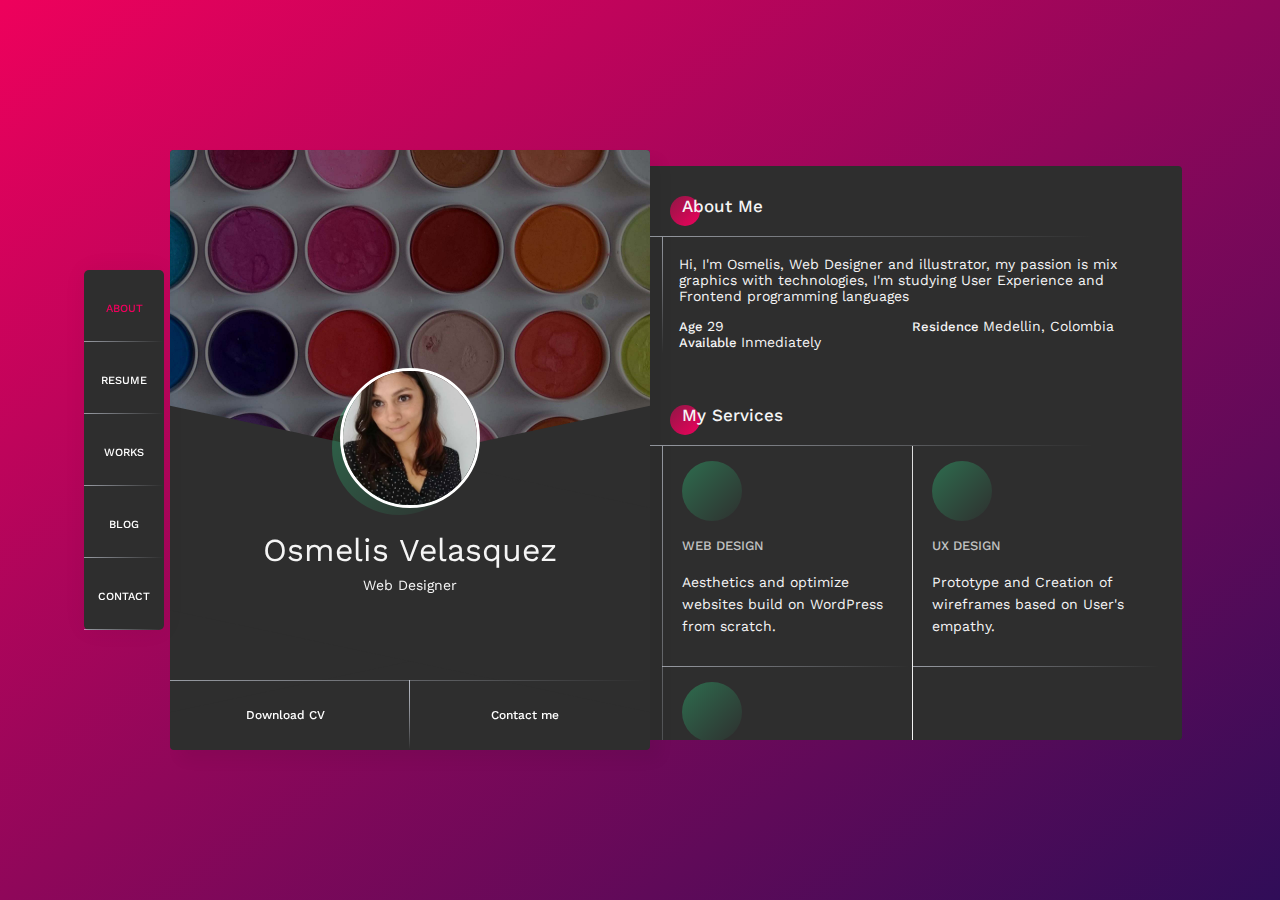
<file: index.html>
<!DOCTYPE html>
<html lang="en">

<head>
    <meta charset="UTF-8" />
    <meta name ="viewport" content="width = device-width, initial-scale = 1" >
    <title>Osmelis Velasquez</title>
    <link href="https://fonts.googleapis.com/css?family=Work+Sans:300,400,500,600" rel="stylesheet">
    <link rel="stylesheet" href="https://use.fontawesome.com/releases/v5.0.9/css/all.css" integrity="sha384-5SOiIsAziJl6AWe0HWRKTXlfcSHKmYV4RBF18PPJ173Kzn7jzMyFuTtk8JA7QQG1"
        crossorigin="anonymous" />
    <link rel="stylesheet" href="style.css" />
    <link rel="shortcut icon" href="./favicon.ico">
    <link rel="stylesheet" href="https://use.fontawesome.com/releases/v5.7.2/css/all.css" integrity="sha384-fnmOCqbTlWIlj8LyTjo7mOUStjsKC4pOpQbqyi7RrhN7udi9RwhKkMHpvLbHG9Sr" crossorigin="anonymous">
</head>

<body>
    <div class="background gradient">
        <ul class="bg-lines">
            <li></li>
            <li></li>
            <li></li>
            <li></li>
            <li></li>
            <li></li>
            <li></li>
            <li></li>
            <li></li>
            <li></li>
        </ul>
    </div>
    <div class="page">
        <header>
            <nav>
                <a href="#about" class="selected" id='getAbout'>
                    <i class="fas fa-user-astronaut"></i>
                    <span class="link">About</span></a>
                <a href="#resume" id='getResume'>
                    <i class="fas fa-hat-wizard"></i>
                    <span class="link">Resume</span></a></a>
                <a href="#works" id='getWorks'>
                    <i class="fas fa-magic"></i>
                    <span class="link">Works</span></a></a>
                <a href="#blog" id='getBlog'>
                    <i class="fas fa-signature"></i>
                    <span class="link">Blog</span></a>
                </a>
                <a href="#contact" id='getContact'>
                    <i class="far fa-envelope"></i>
                    <span class="link">Contact</span></a>
                </a>
            </nav>
        </header>
        <main>
            <section id="presentation" class="profile">
                <div class="profile-background"></div>
                <div>
                    <div class="profile-image">
                        <img src="./img/profile.jpg" alt="Osmelis Velasquez">
                    </div>
                    <h1 class="profile-name" id="nombre">Osmelis Velasquez</h1>
                    <h2 class="profile-profession">Web Designer</h2>
                    <div class="profile-social">
                        <a href="www.dribbble.com/osvelasquez" class="fab fa-dribbble"></a>
                        <a href="www.twitter.com/stherit" class="fab fa-twitter"></a>
                        <a href="www.github.com/Osmelis" class="fab fa-github"></a>
                        <a href="www.stackoverflow.com/osmelis-velasquez" class="fab fa-stack-overflow"></a>
                    </div>
                </div>
                <div class="profile-buttons">
                    <a href="/myCV.txt" download>Download CV <i class="fas fa-download"></i></a>
                    <a href="#contact">Contact me <i class="fas fa-arrow-right"></i></a>
                </div>
            </section>
            <div id="about" class="about view">
                <article class="about-aboutMe">
                    <h3 class="title">About Me</h3>
                    <div class="line-left">
                        <p>Hi, I'm Osmelis, Web Designer and illustrator, my passion is mix graphics with technologies, I'm studying User Experience and Frontend programming languages</p>
                        <div>
                            <div>
                                <span>Age </span>29
                            </div>
                            <div>
                                <span>Residence </span>Medellin, Colombia
                            </div>
                            <div>
                                <span>Available </span>Inmediately
                            </div>
                        </div>
                    </div>
                </article>
                <section class="about-services">
                    <h3 class="title">My Services</h3>
                    <div class="line-left">
                        <article class="line-down">
                            <div class="fas fa-code"></div>
                            <h4>Web Design</h4>
                            <p>Aesthetics and optimize websites build on WordPress from scratch.</p>
                        </article>
                        <article class="line-down">
                            <div class="fas fa-music"></div>
                            <h4>UX Design</h4>
                            <p>Prototype and Creation of wireframes based on User's empathy.</p>
                        </article>
                        <article>
                            <div class="fas fa-bullhorn"></div>
                            <h4>Illustrator</h4>
                            <p>Beautiful and pleaseant illustrations with charcoal, watercolor with digital art.</p>
                        </article>
                    </div>



                </section>
                <section class="about-pricing" id="about-pricing">
                    <h3 class="title">Pricing</h3>
                    <div>
                        <div class="line-left">
                            <div class="line-down">
                                <div class="icon fas fa-level-down-alt"></div>
                                <div>BASIC</div>
                                <div class="amount"><span class="dollar">$ </span><span class="number">300 </span><span
                                        class="period">per project</span></div>
                                <div>Landing Page</div>
                                <div>Basic SEO</div>
                                <div>Illustrations</div>
                            </div>
                            <a href="">BUY BASIC <span class="fas fa-level-down-alt"></span></a>
                        </div>
                        <div class="line-left">
                            <div class="line-down">
                                <div class="icon fas fa-level-up-alt"></div>
                                <div>PRO</div>
                                <div class="amount"><span class="dollar">$ </span><span class="number">900 </span><span
                                        class="period">per project</span></div>
                                <div>Website with 5 pages</div>
                                <div>E-commerce</div>
                                <div>Up to 5 products</div>
                                <div>Basic SEO</div>
                            </div>
                            <a href="">BUY PRO <span class="fas fa-level-up-alt"></span></a>
                        </div>
                    </div>

                </section>
                <section class="about-fun">
                    <h3 class="title">Fun Fact</h3>
                    <div id="agregar">
                        <div class="line-left">
                            <div class="fas fa-music"></div>
                            <div>80 ALBUMES LISTENED</div>
                        </div>
                        <div class="line-left">
                            <div class="fas fa-trophy"></div>
                            <div>15 AWARDS WON</div>
                        </div>
                        <div class="line-left">
                            <div class="fas fa-coffee"></div>
                            <div>1000 CUPS OF COFFEE</div>
                        </div>
                        <div class="line-left">
                            <div class="fas fa-flag"></div>
                            <div>10 COUNTRIES VISITED</div>
                        </div>
                    </div>
                </section>
                <section class="about-clients">
                    <h3 class="title">Clients</h3>
                    <div class="images">
                        <a href="www.google.com" class="line-left"><img src="./img/client_1.jpg" alt="Girls with vision"></a>
                        <a href="www.google.com" class="line-left"> <img src="./img/client_2.png" alt="coffee"></a>
                        <a href="www.google.com" class="line-left"><img src="./img/client_3.png" alt="coffee"></a>
                        <a href="www.google.com" class="line-left"> <img src="./img/client_4.png" alt="coffee"></a>




                    </div>
                </section>
            </div>
            <div id="resume" class="resume">
                <h3 class="title">Resume</h3>
                <div class="resume-lines">
                    <section class="resume-line line-left">
                        <h4 class="line-down"> <i class="fas fa-briefcase"></i> Experience</h4>
                        <article class="line-down">
                            <div class="date active">2013 - PRESENT</div>
                            <h5 class="name">ART DIRECTOR</h5>
                            <h6 class="company">FACEBOOK INC.</h6>
                            <p>Collaborate with creative and development teams on the execution of ideas.</p>
                        </article>
                        <article class="line-down">
                            <div class="date">2011 - 2012</div>
                            <h5 class="name">FRONT-END DEVELOPER</h5>
                            <h6 class="company">GOOGLE INC.</h6>
                            <p>Monitored technical aspects of the front-end delivery for several projects.</p>
                        </article>
                        <article>
                            <div class="date">2009 - 2010</div>
                            <h5 class="name">SENIOR DEVELOPER</h5>
                            <h6 class="company">ABC INC.</h6>
                            <p>Optimize website performance using latest technology.</p>
                        </article>

                    </section>
                    <section class="resume-line line-left">
                        <h4 class="line-down"> <i class="fas fa-university"></i> Education</h4>
                        <article class="line-down">
                            <div class="date">2006 - 2008</div>
                            <h5 class="name">ART DIRECTOR</h5>
                            <h6 class="company">NEW YORK</h6>
                            <p>Bachelor's Degree in Computer Science ABC Technical Institute, Jefferson, Missouri</p>
                        </article>
                        <article class="line-down">
                            <div class="date">2005 - 2006</div>
                            <h5 class="name">PROGRAMMING COURSE</h5>
                            <h6 class="company">PARIS</h6>
                            <p>Coursework - Git, WordPress, Javascript, iOS, Android.</p>
                        </article>
                        <article>
                            <div class="date">2004 - 2005</div>
                            <h5 class="name">WEB DESIGN COURSE</h5>
                            <h6 class="company">LONDON</h6>
                            <p>Converted Photoshop layouts to web pages using HTML, CSS, and JavaScript.</p>
                        </article>
                    </section>
                </div>
                <section class="resume-skills">
                    <h3 class="title">My Skills</h3>
                    <div>
                        <section class="line-left">
                            <h4 class="line-down"> <i class="fas fa-tv"></i> DESIGN</h4>
                            <div class="line-down">
                                <div>Web Design</div>
                                <div>
                                    <div style="width: 70%"></div>
                                </div>
                            </div>
                            <div class="line-down">
                                <div>Write Music</div>
                                <div>
                                    <div style="width: 76%"></div>
                                </div>
                            </div>
                            <div class="line-down">
                                <div>Photoshop</div>
                                <div>
                                    <div style="width: 66%"></div>
                                </div>
                            </div>
                            <div>
                                <div>Graphic Design</div>
                                <div>
                                    <div style="width: 86%"></div>
                                </div>
                            </div>
                        </section>
                        <section class="line-left">
                            <h4 class="line-down"><i class="fas fa-code"></i> CODING</h4>
                            <div class="line-down">
                                <div>WordPress</div>
                                <div>
                                    <div style="width: 50%"></div>
                                </div>
                            </div>
                            <div class="line-down">
                                <div>PHP/MYSQL</div>
                                <div>
                                    <div style="width: 40%"></div>
                                </div>
                            </div>
                            <div class="line-down">
                                <div>Angular/JavaScript</div>
                                <div>
                                    <div style="width: 95%"></div>
                                </div>
                            </div>
                            <div>
                                <div>HTML/CSS</div>
                                <div>
                                    <div style="width: 100%"></div>
                                </div>
                            </div>
                        </section>
                    </div>
                </section>
            </div>
            <section id="works" class="works">
                <div class="works-header">
                    <h3 class="title">Recent Works</h3>
                    <ul>
                        <li>All</li>
                        <li>Photo</li>
                        <li>Video</li>
                        <li>Music</li>
                        <li>Design</li>
                    </ul>
                </div>
                <div class="works-content">
                    <div class="line-left">
                        <div class="line-down">
                            <img src="./img/work1.jpg" alt="MOTORCYCLE HELMET">
                            <h4>MOTORCYCLE HELMET</h4>
                            <h5>PHOTO</h5>
                        </div>
                        <div class="line-down">
                            <img src="./img/work4.jpg" alt="MOBILE APPLICATION">
                            <h4>MOBILE APPLICATION</h4>
                            <h5>DESIGN</h5>
                        </div>
                        <div class="line-down">
                            <img src="./img/work8.jpg" alt="DAYLIGHT ENTRANCE">
                            <h4>DAYLIGHT ENTRANCE</h4>
                            <h5>MUSIC</h5>
                        </div>
                        <div class="line-down">
                            <img src="./img/work7.jpg" alt="SOCIAL WEBSITE">
                            <h4>SOCIAL WEBSITE</h4>
                            <h5>DESIGN</h5>
                        </div>
                    </div>
                    <div class="line-left">
                        <div class="line-down">
                            <img src="./img/work2.jpg" alt="MINIMALISM SHAPES">
                            <h4>MINIMALISM SHAPES</h4>
                            <h5>VIDEO</h5>
                        </div>
                        <div class="line-down">
                            <img src="./img/work3.jpg" alt="STAIRCASE">
                            <h4>STAIRCASE</h4>
                            <h5>MUSIC</h5>
                        </div>
                        <div class="line-down">
                            <img src="./img/work5.jpg" alt="GEREAL TRAVELS">
                            <h4>GEREAL TRAVELS</h4>
                            <h5>PHOTO</h5>
                        </div>
                        <div class="line-down">
                            <img src="./img/work6.jpg" alt="ARCHITECTURE">
                            <h4>ARCHITECTURE</h4>
                            <h5>VIDEO</h5>
                        </div>
                    </div>

                </div>
            </section>
            <section id="blog" class="blog">
                <h3 class="title">Lastest Posts</h3>
                <div class="blog-items line-left">
                    <article class="line-down">
                        <img src="./img/blog1.jpg" alt="BY SPITE ABOUT DO OF DO ALLOW BLUSH">
                        <div><span>20</span> JUN</div>
                        <h4>BY SPITE ABOUT DO OF DO ALLOW BLUSH</h4>
                        <h5>DESIGN</h5>
                    </article>
                    <article class="line-down">
                        <img src="./img/blog2.jpg" alt="TWO BEFORE ARROW NOT RELIED">
                        <div><span>19</span> JUN</div>
                        <h4>TWO BEFORE ARROW NOT RELIED</h4>
                        <h5>CODING</h5>
                    </article>
                    <article class="line-down">
                        <img src="./img/blog3.jpg" alt="BY SPITE ABOUT DO OF DO ALLOW BLUSH">
                        <div><span>18</span> JUN</div>
                        <h4>BY SPITE ABOUT DO OF DO ALLOW BLUSH</h4>
                        <h5>TRAVEL</h5>
                    </article>
                </div>
            </section>
            <div id="contact" class="contact">
                <section>
                    <h3 class="title">Get in Touch</h3>
                    <div class="contact-information line-left">
                        <div>
                            <span>ADDRESS . . . . </span> California, USA
                        </div>
                        <div>
                            <span>EMAIL . . . . </span> 
                            <span  id="correo">jhgsjagdhj</span>
                        </div>
                        <div>
                            <span>PHONE . . . . </span> +123 654 78900
                        </div>
                        <div>
                            <span>FREELANCE . . . . </span> Available
                        </div>
                    </div>
                </section>
                <section class="contact-form">
                    <h3 class="title">Contact Form</h3>
                    <form class="line-left" id="form" action="mailto:someone@example.com" method="post">
                        <div class="double-line">
                            <div>
                                <input type="text" placeholder="Full Name" id="name" name="name" required>
                            </div>
                            <div>
                                <input type="email" placeholder="Email Address" id="email" name="email" required>
                            </div>
                        </div>
                        <div>
                            <textarea name="message" placeholder="Your Message" id="message" cols="30" rows="10"
                                required></textarea>
                        </div>
                        <button>SEND MESSAGE <i class="fas fa-arrow-right"></i></button>
                    </form>
                </section>
            </div>
        </main>
    </div>

    <script src="script.js"></script>
</body>

</html>
</file>
<file: style.css>
body{
    background: linear-gradient(to bottom right, #50a3a2 0%, #2eca7f 100%);
    padding: 0;
    margin: 0;
    border: none;
    font-family: 'Work Sans';
    font-size: 14px;
    color: whitesmoke;
    letter-spacing: 0em;
    font-weight: 400;
    -webkit-font-smoothing: antialiased;
}

a{
    text-decoration: none;
    color: white;

}

.background.gradient {
    background: #667eea;
    background: linear-gradient(to bottom right, #ee015c 0%, rgb(48, 13, 88) 100%);
    position: fixed;
    overflow: hidden;
    top: 0;
    left: 0;
    width: 100%;
    height: 100%;

}

.bg-lines {
    position: absolute;
    top: 0;
    left: 0;
    width: 40%;
    height: 100%;
}

.bg-lines li {
    position: absolute;
    list-style: none;
    display: block;
    width: 10px;
    height: 80px;
    background-color: rgba(255, 255, 255, 0.1);
    bottom: -320px;
    animation: square 50s infinite;
    transition-timing-function: linear;
    border-radius: 4px;
}


.bg-lines li:nth-child(1) {
    left: 10%;
  }
  
  .bg-lines li:nth-child(2) {
    left: 20%;
    width: 10px;
    height: 40px;
    animation-delay: 0s;
    animation-duration: 34s;
  }
  
  .bg-lines li:nth-child(3) {
    left: 25%;
    animation-delay: 2s;
  }
  
  .bg-lines li:nth-child(4) {
    left: 40%;
    width: 20px;
    height: 60px;
    animation-duration: 44s;
  }
  
  .bg-lines li:nth-child(5) {
    left: 70%;
  }
  
  .bg-lines li:nth-child(6) {
    left: 80%;
    width: 20px;
    height: 80px;
    animation-delay: 3s;
  }
  
  .bg-lines li:nth-child(7) {
    left: 32%;
    width: 30px;
    height: 90px;
    animation-delay: 7s;
  }
  
  .bg-lines li:nth-child(8) {
    left: 55%;
    width: 9px;
    height: 24px;
    animation-delay: 15s;
    animation-duration: 80s;
  }
  
  .bg-lines li:nth-child(9) {
    left: 25%;
    width: 5px;
    height: 20px;
    animation-delay: 2s;
    animation-duration: 80s;
  }
  
  .bg-lines li:nth-child(10) {
    left: 90%;
    width: 10px;
    height: 40px;
    animation-delay: 22s;
  }
  
  @keyframes square {
    0% {
        transform: translateY(0);
    }
    100% {
        transform: translateY(-1500px) rotate(600deg);
    }
  }

input, textarea, button {
    margin: 0;
    padding: 0;
    display: block;
    font-family: 'Work Sans';
    font-size: 13px;
    width: 100%;
    height: 60px;
    color: whitesmoke;
    background: none;
    border: none;
    border-bottom: 1px solid #d8dbe2;
    appearance: none;
    resize: none;
    outline: 0;
    transition: all 0.3s ease 0s;
    border-radius: 0px;
}

input:focus, textarea:focus, button:focus {
    color: whitesmoke;
    border-bottom: 1px solid #667eea;
}

.title{
    text-align: left;
    margin: 0 0 15px 20px;
    padding: 0 0 5px 0;
    position: relative;
    font-size: 17px;
    color: whitesmoke;
    line-height: 21px;
    font-weight: 500;
}

.title::before{
    content: '';
    position: absolute;
    left: -12px;
    top: 0;
    width: 30px;
    height: 30px;
    background: linear-gradient(135deg, #ee015c94 15%, #ee015c 100%);
    z-index: -1;
    border-radius: 30px;
}

.title::after{
    content: '';
    position: absolute;
    left: -40px;
    bottom: -15px;
    width: 95%;
    height: 1px;
    background: radial-gradient(ellipse at left, rgba(197, 202, 213, 0.7) 0%, rgba(255, 255, 255, 0) 70%);
}

.line-left{
    position: relative;
}
.line-left::before{
    content: '';
    position: absolute;
    left: 0;
    top: 0;
    width: 1px;
    height: 100%;
    background: radial-gradient(ellipse at top, rgba(197, 202, 213, 0.7) 0%, rgba(255, 255, 255, 0) 70%);
}

.line-down{
    position: relative;
}

.line-down::after{
    content: '';
    position: absolute;
    left: 0;
    bottom: 0;
    width: 100%;
    height: 1px;
    background: radial-gradient(ellipse at left, rgba(197, 202, 213, 0.7) 0%, rgba(255, 255, 255, 0) 70%);
}

header{
    background-color: #2e2e2e;
    border-radius: 0 0 5px 5px;
    width: 100%;
    max-width: 540px;
    box-shadow: 0 0 25px rgba(0, 0, 0, 0.05);
    position: fixed;
    top: 0;
    z-index: 100;
}

header nav{
    display: flex;
    justify-content: space-between;
    align-items: center;
    width: 100%;
}

header nav a {
    width: 100%;
    height: 72px;
    text-align: center;
    position: relative;
    display: flex;
    flex-direction: column;
    justify-content: center;
    transition: color 0.3s ease 0s;
    font-size: 20px;
}

header nav a::before{
    content: '';
    position: absolute;
    left: 0;
    bottom: 0;
    width: 1px;
    height: 100%;
    background: radial-gradient(ellipse at top, rgba(197, 202, 213, 0.7) 0%, rgba(255, 255, 255, 0) 70%);
}

header nav a .link{
    font-size: 11px;
    font-weight: 500;
    text-transform: uppercase;
    margin-top: 4px;

}

header nav a:hover {
    color: #667eea;
}

main{
    margin-top: 88px;
}

main .profile, main .about, main .resume, main .works, main .blog, main .contact{
    box-sizing: border-box;
    position: relative;
    background: #2e2e2e;
    text-align: center;
    z-index: 10;
    border-radius: 4px;
    max-width: 540px;
    margin: 0 auto;
}

main .about, main .resume, main .works, main .blog, main .contact{
    padding: 30px 20px 30px 20px;
    margin-top: 15px;
}

main .profile{
    margin-top: 18px;
    overflow: hidden;
}

.profile-background{
    background-image: url(./img/bg.jpg);
    height: 300px;
    background-size: cover;
    background-position: center center;
    position: relative;
    z-index: -2;
}

.profile-background::after{
    content: '';
    position: absolute;
    right: -12%;
    bottom: -198px;
    width: 700px;
    height: 200px;
    background: #2e2e2e;
    transform: rotate(12deg);
    z-index: -1;
}

.profile-background::before{
    content: '';
    position: absolute;
    left: -12%;
    bottom: -198px;
    width: 700px;
    height: 200px;
    background: #2e2e2e;
    transform: rotate(348deg);
    z-index: -1;
}

.profile-image{
    position: relative;
    height: 84px;
}
.profile-image img{
    position: relative;
    top: -82px;
    border-radius: 50%;
    border: 3px solid white;
    width: 134px;
}

.profile-image::before{
    content: '';
    position: absolute;
    top: -69px;
    left: calc(50% - 78px);
    width: 134px;
    height: 134px;
    background: linear-gradient(135deg, rgba(46, 202, 127, 0.4) 0%, rgba(46, 202, 127, 0.01) 100%);
    border-radius: 100%;
}

.profile-name{
    font-size: 32px;
    color: whitesmoke;
    line-height: 32px;
    font-weight: 400;
    margin: 0 auto 0 auto;
}

.profile-profession{
    font-size: 14px;
    color: whitesmoke;
    line-height: 14px;
    font-weight: 400;
}

.profile-social a{
    transition: all 0.3s ease 0s;
    margin: 0 6px;
    font-size: 16px;
}

.profile-social a:hover{
    text-decoration: none;
    color: #ee015c;
}

.profile-buttons{
    position: relative;
    display: flex;
    margin-top: 58px;
}
.profile-buttons::before{
    content: '';
    position: absolute;
    left: 0;
    top: 0;
    width: 100%;
    height: 1px;
    background: radial-gradient(ellipse at left, rgba(197, 202, 213, 0.7) 0%, rgba(255, 255, 255, 0) 70%);
}

.profile-buttons a{
    position: relative;
    width: 50%;
    height: 70px;
    display: flex;
    align-items: center;
    justify-content: center;
    transition: color 0.3s ease;
    line-height: 70px;
    font-size: 12px;
    font-weight: 500;
    color: white;
}



.profile-buttons a:hover{
    color: #ee015c;
}

.profile-buttons a:first-child::before, .profile-buttons a:first-child::after{
        content: '';
        position: absolute;
        right: 0;
        top: 0;
        width: 1px;
        height: 100%;
        background: radial-gradient(ellipse at top, rgba(197, 202, 213, 0.7) 0%, rgba(255, 255, 255, 0) 70%);
}

.profile-buttons a i{
    margin-left: 10px;
    font-size: 15px;
}

.about-aboutMe > div{
    padding: 5px 17px;
    position: relative;

}



.about-aboutMe > div > div{
    display: flex;
    flex-wrap: wrap;
}

.about-aboutMe > div > div > div{
    width: 50%;
    text-align: left;
}

.about-aboutMe > div > div > div span{
    font-weight: 500;
    font-size: 13px;
}


.about-aboutMe p{
    text-align: left;
}

.about-services{
    margin-top: 50px;
}

.about-services >div{
   display: flex;
   flex-wrap: wrap;
   position: relative;
}
.about-services >div:after{
    content: '';
    position: absolute;
    left: 50%;
    top: 0;
    width: 1px;
    height: 100%;
    background: radial-gradient(ellipse at top, rgb(221, 221, 221) 0%, rgb(255, 255, 255) 70%);
}

.about-services article{
    position: relative;
    width: 50%;
    text-align: left;
    padding: 15px 20px;
    box-sizing: border-box;
}

.about-services article .fas{
    margin: 0;
    width: 60px;
    height: 60px;
    text-align: center;
    font-size: 32px;
    color: #ee015c;
    background: linear-gradient(135deg, rgba(46, 202, 127, 0.4) 0%, rgba(46, 202, 127, 0.01) 100%);
    border-radius: 60px;
    display: flex;
    justify-content: center;
    align-items: center;
}

.about-services article h4{
    font-size: 13px;
    color: #c2c2c2;
    font-weight: 500;
    text-transform: uppercase;
}

.about-services article p{
    font-size: 14px;
    line-height: 1.6;
    padding: 0;
}

.about-pricing{
    margin-top: 30px;
}

.about-pricing .disabled{
    text-decoration: line-through;
    opacity: 0.6;
}

.about-pricing .new{
    margin: 0 0 0 5px;
    padding: 0 5px;
    display: inline-block;
    vertical-align: middle;
    font-size: 12px;
    color: white;
    background: #ee015c;
    font-weight: 300;
    border-radius: 2px;
}


.about-pricing > div{
    display: flex;
}

.about-pricing > div > div{
    width:50%;
}

.about-pricing > div > div > div{ 
    padding: 25px 0px;
}

.about-pricing > div > div > div > div{
    padding: 5px 0;
    font-size: 14px;
    color: #171717;
}

.about-pricing .amount{
    margin: 15px 0 25px 0;
}

.about-pricing .dollar{
    margin: 0 3px;
    position: relative;
    bottom: 7px;
    display: inline-block;
    vertical-align: top;
    font-size: 17px;
    font-weight: 400;
    color: #d3d3d3;
}

.about-pricing .number{
    margin: 0;
    position: relative;
    display: inline-block;
    vertical-align: middle;
    font-size: 42px;
    line-height: 26px;
    font-weight: 500;
    color: #d3d3d3;
}

.about-pricing .period{
    bottom: auto;
    top: 7px;
    vertical-align: bottom;
    font-size: 13px;
    color: #d3d3d3;
    position: relative;
    margin-left: 7px;
}

.about-pricing .icon{
    margin: 0 auto;
    width: 40px;
    height: 40px;
    text-align: center;
    font-size: 32px;
    color: #2eca7f;
}

.about-pricing a{
    position: relative;
    float: left;
    width: 100%;
    height: 70px;
    line-height: 70px;
    font-size: 12px;
    color: whitesmoke;
    font-weight: 500;
    text-align: center;
    text-decoration: none;
    text-transform: uppercase;
    transition: color 0.3s ease;
    border: none;
}

.about-pricing a:hover{
    color: #2eca7f;
}

.about-fun{
    margin-top: 50px;
}

.about-fun > div{
    display: flex;
    justify-content: space-around;
}

.about-fun > div > div{
    display: flex;
    flex-direction: column;
    justify-content: center;
    height: 148px;
    width: 25%;
    padding: 0 16px;
}

.about-fun .fas{
    margin: 0 auto;
    width: 60px;
    height: 43px;
    text-align: center;
    font-size: 26px;
    color: #2eca7f;
}

.about-clients{
    margin-top: 50px;
}

.about-clients .images{
    display: flex;
}

.about-clients .images a{
    width: 25%;
    padding: 18px;
}
.about-clients .images img{
    max-width: 100%;
    opacity: 0.4;
}

.resume-lines{
    display: flex;
}

.resume-line h4{
    margin: 0;
    text-align: left;
    padding: 20px 18px;
    font-size: 13px;
    line-height: 13px;
    color: ##d3d3d3;
    font-weight: 500;
    text-transform: uppercase;
}

.resume-line h4 .fas{
    position: relative;
    float: left;
    top:-7px;
    width: 40px;
    height: 40px;
    font-size: 26px;
    color: #2eca7f;
}

.resume-line{
    flex: 1;
    text-align: left;
}

.resume-line article{
    padding: 15px 15px;
}

.resume-line .date{
    margin: 0 0 10px 0;
    padding: 0;
    position: relative;
    display: inline-block;
    font-size: 11px;
    line-height: 18px;
    color: #d8dbe2;
    font-weight: 500;
    text-transform: uppercase;
    border-radius: 4px;
}


.resume-line .date::before{    
    content: '';
    position: absolute;
    left: -19px;
    top: 4px;
    width: 9px;
    height: 9px;
    background: #d8dbe2;
    border-radius: 9px;
    -moz-border-radius: 9px;
    -webkit-border-radius: 9px;
    -khtml-border-radius: 9px;
}

.resume-line .date.active{
    color: #2eca7f;
}

.resume-line .date.active::before{
    background: #2eca7f;
}

.resume-line .name{
    margin: 0;
    font-size: 13px;
    color: #171717;
    font-weight: 500;
    text-transform: uppercase;
}

.resume-line .company{
    margin: 0 0 10px 0;
    font-size: 11px;
    color: #999999;
    font-weight: 300;
    text-transform: uppercase;
}

.resume-skills{
    margin-top: 50px;
}
.resume-skills > div{
    display: flex;
}
.resume-skills > div section{
    flex: 1;
    text-align: left;
}

.resume-skills > div section > div{
    padding: 18px 20px;
}

.resume-skills > div section > div > div:first-child{
    margin: 0 0 8px 0;
    font-size: 14px;
    line-height: 14px;
    color: #626262;
    text-align: left;
}

.resume-skills > div section > div > div:last-child{
    width: 100%;
    background: #d8dbe2;
    height: 4px;
}

.resume-skills > div section > div > div > div{
    background: #ee015c;
    height: 4px;
}

.resume-skills h4{
    margin: 0;
    text-align: left;
    padding: 20px 18px;
    font-size: 13px;
    line-height: 13px;
    color: #171717;
    font-weight: 500;
    text-transform: uppercase;
}

.resume-skills h4 .fas{
    position: relative;
    float: left;
    top:-7px;
    width: 40px;
    height: 40px;
    font-size: 26px;
    color: #ee015c;
}

.works-header{
    display: flex;
    justify-content: space-between;
    align-items: center;
}

.works-header ul{
    display: flex;
    list-style: none;
    padding: 0;
    padding-bottom: 17px;
}

.works-header h3::after{
    content: '';
    position: absolute;
    left: -40px;
    bottom: -27px;
    width: 400%;
    height: 1px;
    background: radial-gradient(ellipse at left, rgba(197, 202, 213, 0.7) 0%, rgba(255, 255, 255, 0) 70%);
}

.works-header ul li{
    margin: 0 5px;
    cursor: pointer;
}

.works-content{
    display: flex;
    flex-wrap: wrap;
}

.works-content > div{
    width: 50%;
}

.works-content > div > div{
    padding:18px;
}

.works-content > div > div h4{
    padding: 0 0 2px 0;
    display: block;
    font-size: 13px;
    color: #171717;
    font-weight: 500;
    text-transform: uppercase;
    width: 126px;
    margin: 0 auto;
}

.works-content > div > div h5{
    margin: 0;
    font-size: 11px;
    color: #999999;
    font-weight: 300;
    text-transform: uppercase;
}

.works-content img{
    width: 100%;
}

.blog-items article{
    padding: 16px;
}

.blog-items article > div{
    padding: 10px 0 0 0;
    position: absolute;
    left: 36px;
    bottom: 88px;
    width: 50px;
    height: 50px;
    font-size: 11px;
    line-height: 11px;
    color: #171717;
    text-align: center;
    font-weight: 500;
    text-transform: uppercase;
    background: #ffffff;
    box-sizing: border-box;
}

.blog-items article > div span{
    display: block;
    font-size: 20px;
    line-height: 20px;
    color: #171717;
    font-weight: 700;
}

.blog-items img{
    width: 100%;
}

.blog-items h4{
    padding: 0 0 2px 0;
    display: block;
    font-size: 13px;
    color: #171717;
    font-weight: 500;
    text-transform: uppercase;
    margin: 3px 0;
}

.blog-items h5{
    margin: 0;
    font-size: 11px;
    color: #999999;
    font-weight: 300;
    text-transform: uppercase;
}

main .contact{
    margin-bottom: 40px;
}

.contact-information{
    display: flex;
    flex-wrap: wrap;
    padding: 11px 18px;
}

.contact-information > div{
    width: 50%;
    text-align: left;
}

.contact-information > div span{
    font-weight: 500;
    font-size: 13px;
}
.contact-form{
    margin-top: 50px;
}
.contact-form form{
    padding:20px 20px;
}

.contact-form .double-line{
    display: flex;
    margin-bottom: 30px;
}

.contact-form .double-line > div{
    flex:1;
    padding-right: 15px;
}

.contact-form .double-line input{
    width: 100%;
}

.contact-form button {
    border: none;
    width: auto;
    transition: color 0.3s ease;
    cursor: pointer;
    margin-top: 20px;
}

.contact-form button:hover {
    color: #ee015c;
}

@media only screen and (min-width: 540px){
    header{
        left: calc(50% - 270px);
    }
}

@media only screen and (min-width: 1040px) {
    .selected{
        color: #ee015c;
    }
    .page{
        position: absolute;
        top:0;
        bottom: 0;
        left: 0;
        right: 0;
        display: flex;
        justify-content: center;
        align-items: center;
    }
    header{
        max-width: 80px;
        position: relative;
        border-radius: 5px;
        left: -6px;
    }
    header nav{
        display: flex;
        flex-direction: column;
    }
    header nav a::before {
        content: '';
        position: absolute;
        left: 0;
        bottom: 0;
        width: 100%;
        height: 1px;
        background: radial-gradient(ellipse at left, rgba(197, 202, 213, 0.7) 0%, rgba(255, 255, 255, 0) 70%);
    }

    main{
        display: flex;
        margin: 0;
        width: 1020px;
    }

    main .about, main .resume, main .works, main .blog, main .contact {
        width: 0;
        height: 0;
        opacity: 0;
        overflow: hidden;
        position: relative;
        top: 16px;
        transform: translateX(-450px);
        transition: opacity 1s ease, transform 1s ease;
        z-index: 0;
        margin: 0;
        padding: 0;
    }

    main .profile{
        width: 480px;
        height: 600px;
        box-shadow: 10px 10px 15px rgba(0, 0, 0, 0.05);
        margin: 0;
    }
    main .view{
        height: 574px;
        width: 540px;
        padding: 30px 20px 30px 20px;
        overflow: auto;
        opacity: 1;
        transform: translateX(-8px);
    }

    main .view::-webkit-scrollbar {
        width: 5px;
      }
       
    main .view::-webkit-scrollbar-track {
        background: #ddd;
      }
       
    main .view::-webkit-scrollbar-thumb {
        background: #666; 
      }

      main .contact {
        margin-bottom: 0;
    }
}
</file>
